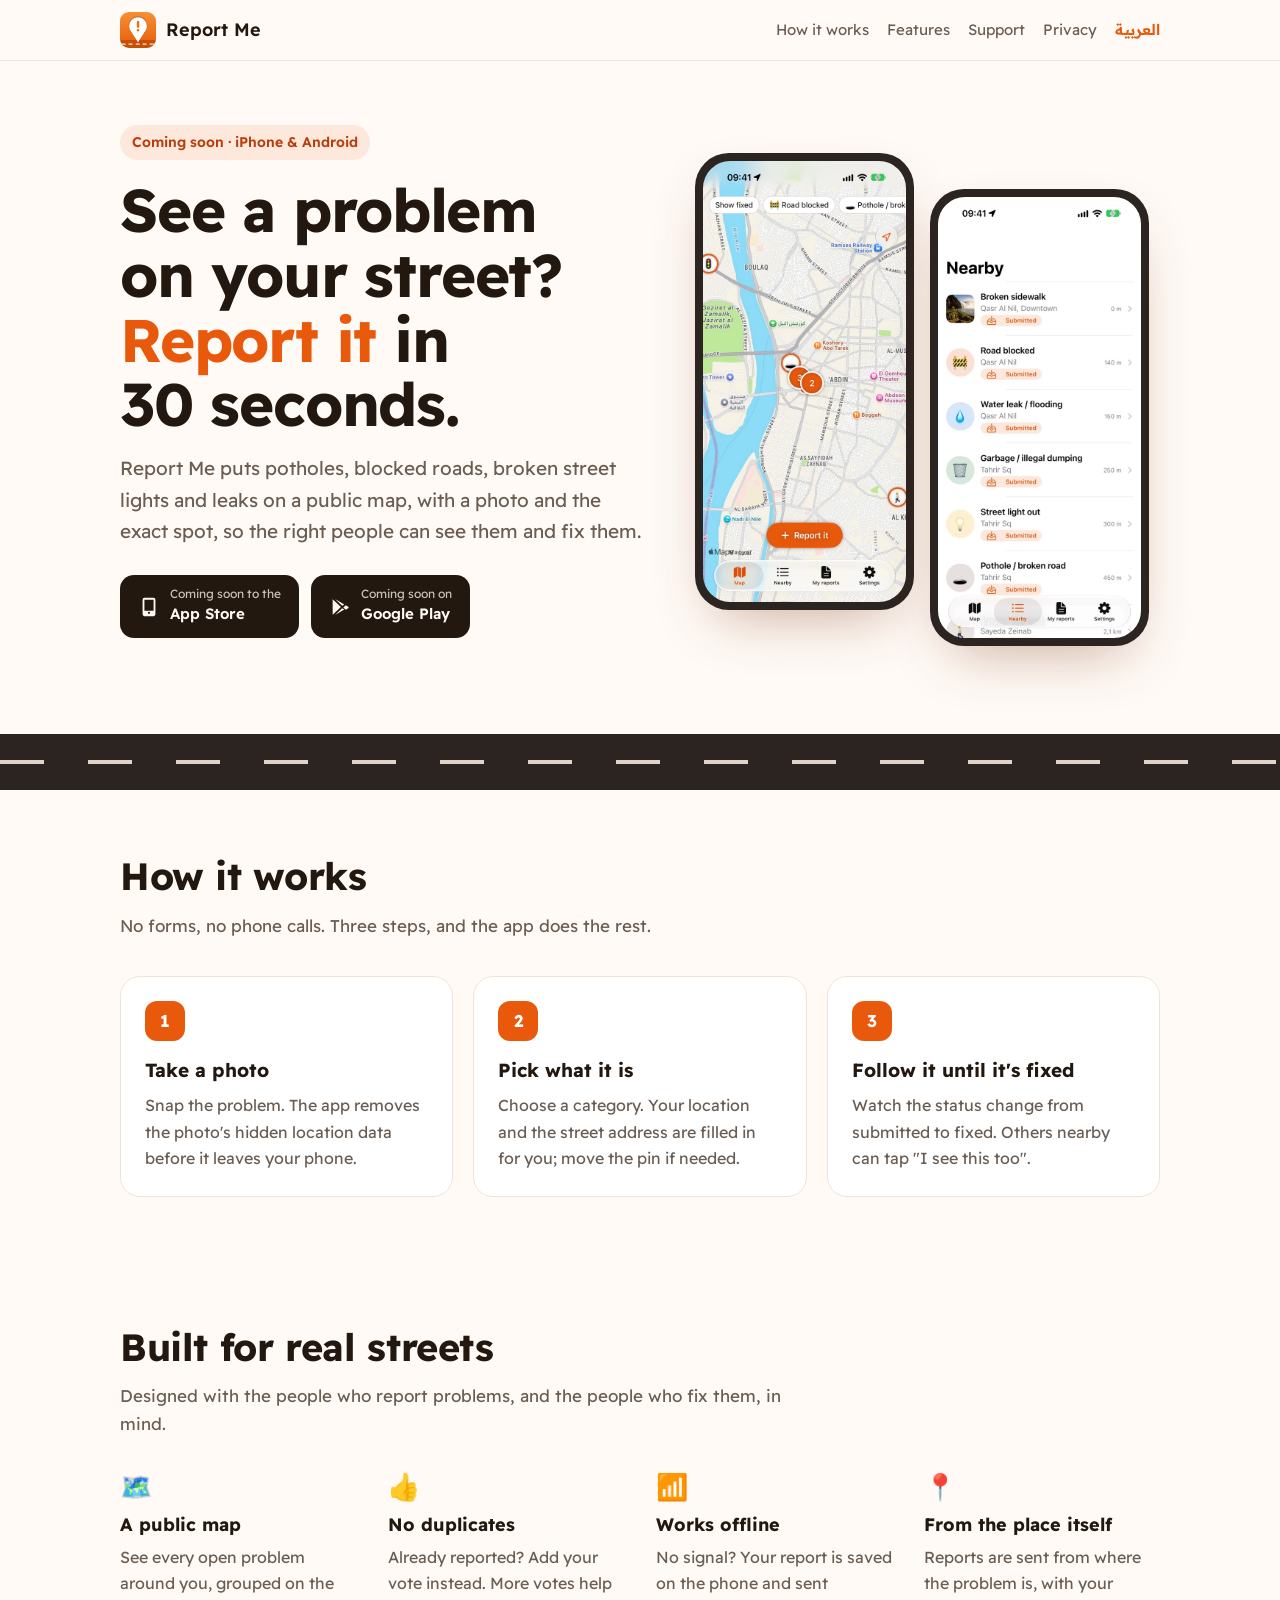
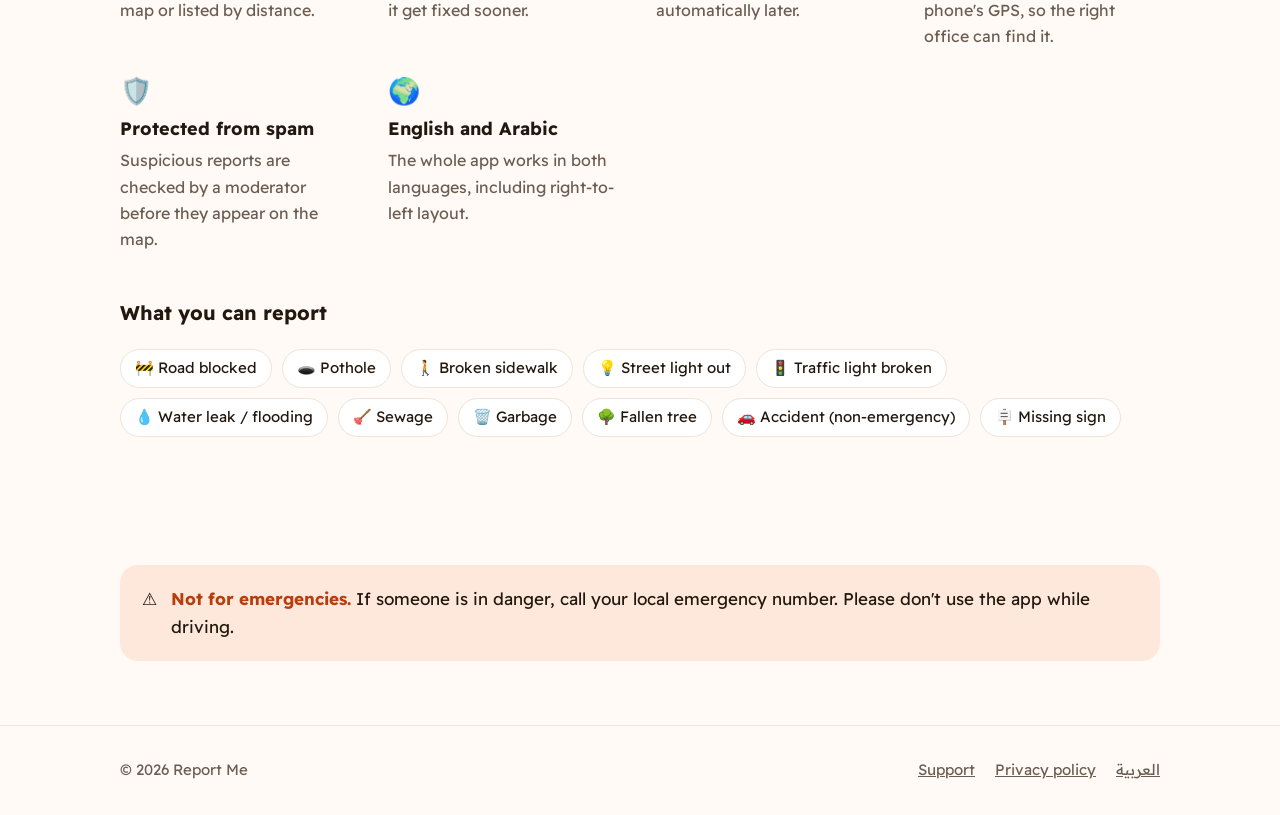
<file: index.html>
<!doctype html>
<html lang="en" dir="ltr">
<head>
<meta charset="utf-8">
<meta name="viewport" content="width=device-width, initial-scale=1, viewport-fit=cover">
<title>Report Me – report street problems in 30 seconds</title>
<meta name="description" content="Report Me puts potholes, blocked roads, broken street lights and leaks on a public map, with a photo and the exact spot, so they get fixed. English and Arabic.">
<meta property="og:title" content="Report Me">
<meta property="og:description" content="See a problem on your street? Report it in 30 seconds.">
<meta property="og:image" content="assets/icon.png">
<link rel="icon" href="assets/icon.png">
<link rel="alternate" hreflang="ar" href="ar.html">
<link rel="preconnect" href="https://fonts.googleapis.com">
<link rel="preconnect" href="https://fonts.gstatic.com" crossorigin>
<link rel="stylesheet" href="https://fonts.googleapis.com/css2?family=Readex+Pro:wght@400;500;600;700&display=swap">
<link rel="stylesheet" href="style.css">
</head>
<body>
<header class="top">
  <div class="wrap">
    <a class="brand" href="./"><img src="assets/icon.png" alt="">Report Me</a>
    <nav aria-label="Main">
      <a href="#how">How it works</a>
      <a href="#features">Features</a>
      <a href="support.html">Support</a>
      <a href="privacy.html">Privacy</a>
      <a class="lang" href="ar.html" lang="ar">العربية</a>
    </nav>
  </div>
</header>

<main>
  <div class="wrap hero">
    <div>
      <span class="eyebrow">Coming soon · iPhone &amp; Android</span>
      <h1>See a problem on your street? <em>Report it</em> in 30 seconds.</h1>
      <p class="lede">Report Me puts potholes, blocked roads, broken street lights and leaks on a public map, with a photo and the exact spot, so the right people can see them and fix them.</p>
      <div class="ctas">
        <span class="store" aria-label="Coming soon to the App Store">
          <svg viewBox="0 0 24 24" fill="currentColor" aria-hidden="true"><path d="M7 2h10a2 2 0 0 1 2 2v16a2 2 0 0 1-2 2H7a2 2 0 0 1-2-2V4a2 2 0 0 1 2-2zm5 17.5a1.2 1.2 0 1 0 0-2.4 1.2 1.2 0 0 0 0 2.4zM7 4v12h10V4H7z"/></svg>
          <span><small>Coming soon to the</small>App Store</span>
        </span>
        <span class="store" aria-label="Coming soon to Google Play">
          <svg viewBox="0 0 24 24" fill="currentColor" aria-hidden="true"><path d="M4 3.5v17l9-8.5-9-8.5zm10.4 7.2L6.6 3.4l10.1 5.8-2.3 1.5zm0 2.6 2.3 1.5-10.1 5.8 7.8-7.3zm3.9-3.2 2.6 1.5c.8.5.8 1.3 0 1.8l-2.6 1.5-2.6-2.4 2.6-2.4z"/></svg>
          <span><small>Coming soon on</small>Google Play</span>
        </span>
      </div>
    </div>
    <div class="phones" aria-hidden="true">
      <div class="phone"><img src="assets/shot-map.jpg" alt=""></div>
      <div class="phone"><img src="assets/shot-nearby.jpg" alt=""></div>
    </div>
  </div>

  <div class="road" role="presentation"></div>

  <section id="how">
    <div class="wrap">
      <h2>How it works</h2>
      <p class="section-lede">No forms, no phone calls. Three steps, and the app does the rest.</p>
      <ol class="steps">
        <li>
          <h3>Take a photo</h3>
          <p>Snap the problem. The app removes the photo's hidden location data before it leaves your phone.</p>
        </li>
        <li>
          <h3>Pick what it is</h3>
          <p>Choose a category. Your location and the street address are filled in for you; move the pin if needed.</p>
        </li>
        <li>
          <h3>Follow it until it's fixed</h3>
          <p>Watch the status change from submitted to fixed. Others nearby can tap "I see this too".</p>
        </li>
      </ol>
    </div>
  </section>

  <section id="features">
    <div class="wrap">
      <h2>Built for real streets</h2>
      <p class="section-lede">Designed with the people who report problems, and the people who fix them, in mind.</p>
      <div class="features">
        <div class="feature"><div class="ico" aria-hidden="true">🗺️</div><h3>A public map</h3><p>See every open problem around you, grouped on the map or listed by distance.</p></div>
        <div class="feature"><div class="ico" aria-hidden="true">👍</div><h3>No duplicates</h3><p>Already reported? Add your vote instead. More votes help it get fixed sooner.</p></div>
        <div class="feature"><div class="ico" aria-hidden="true">📶</div><h3>Works offline</h3><p>No signal? Your report is saved on the phone and sent automatically later.</p></div>
        <div class="feature"><div class="ico" aria-hidden="true">📍</div><h3>From the place itself</h3><p>Reports are sent from where the problem is, with your phone's GPS, so the right office can find it.</p></div>
        <div class="feature"><div class="ico" aria-hidden="true">🛡️</div><h3>Protected from spam</h3><p>Suspicious reports are checked by a moderator before they appear on the map.</p></div>
        <div class="feature"><div class="ico" aria-hidden="true">🌍</div><h3>English and Arabic</h3><p>The whole app works in both languages, including right-to-left layout.</p></div>
      </div>
      <h3 style="margin-top:44px">What you can report</h3>
      <div class="categories">
        <span>🚧 Road blocked</span><span>🕳️ Pothole</span><span>🚶 Broken sidewalk</span><span>💡 Street light out</span>
        <span>🚦 Traffic light broken</span><span>💧 Water leak / flooding</span><span>🪠 Sewage</span><span>🗑️ Garbage</span>
        <span>🌳 Fallen tree</span><span>🚗 Accident (non-emergency)</span><span>🪧 Missing sign</span>
      </div>
    </div>
  </section>

  <section>
    <div class="wrap">
      <div class="notice" role="note">
        <span aria-hidden="true">⚠️</span>
        <p style="margin:0"><strong>Not for emergencies.</strong> If someone is in danger, call your local emergency number. Please don't use the app while driving.</p>
      </div>
    </div>
  </section>
</main>

<footer>
  <div class="wrap">
    <span>© 2026 Report Me</span>
    <nav aria-label="Footer">
      <a href="support.html">Support</a>
      <a href="privacy.html">Privacy policy</a>
      <a href="ar.html" lang="ar">العربية</a>
    </nav>
  </div>
</footer>
</body>
</html>
</file>
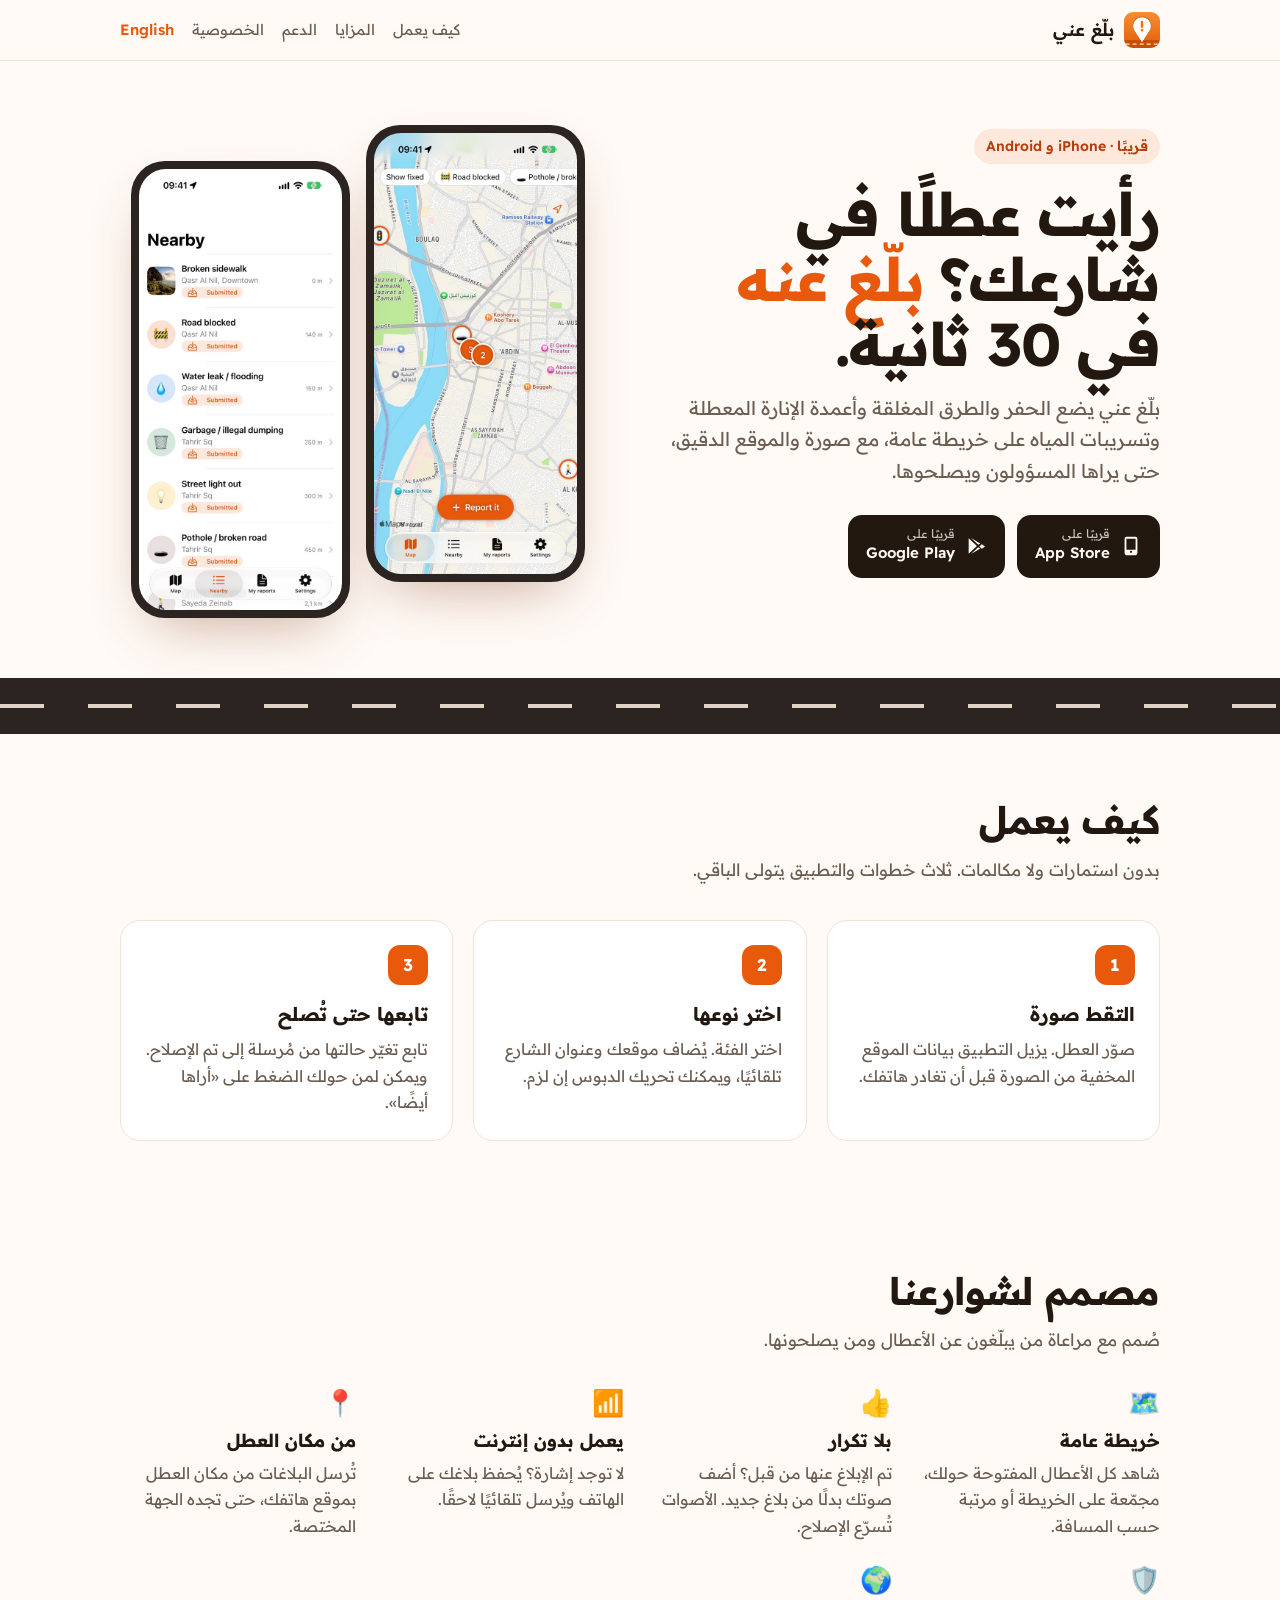
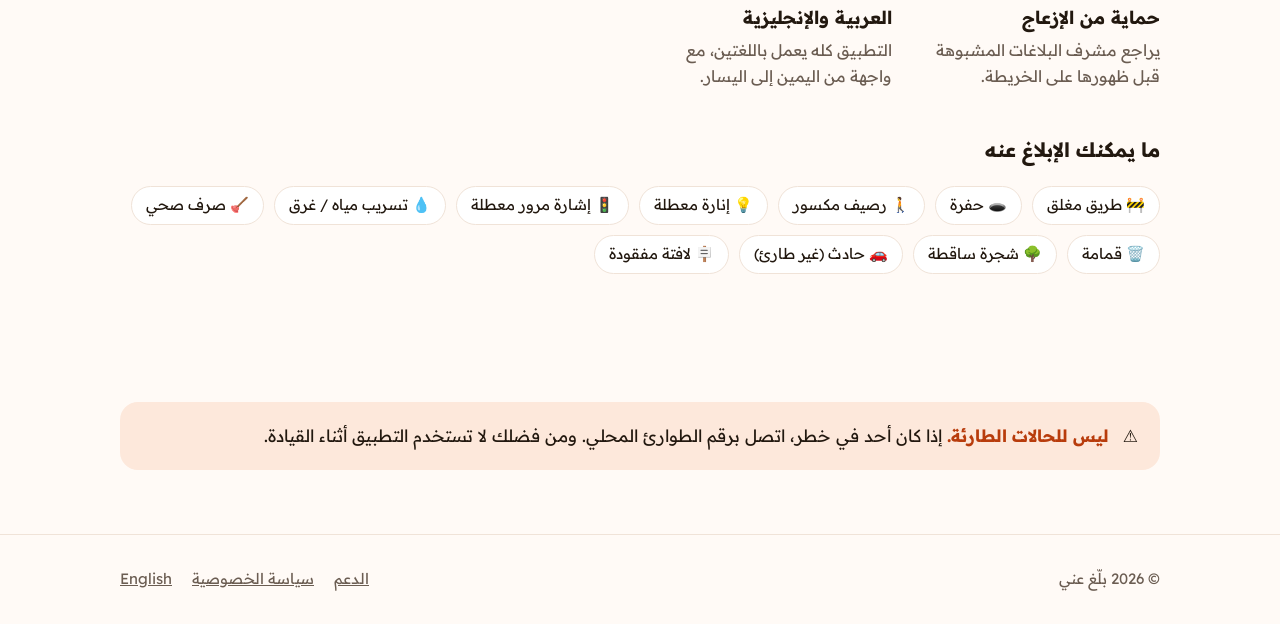
<file: ar.html>
<!doctype html>
<html lang="ar" dir="rtl">
<head>
<meta charset="utf-8">
<meta name="viewport" content="width=device-width, initial-scale=1, viewport-fit=cover">
<title>بلّغ عني – بلّغ عن أعطال الشارع في 30 ثانية</title>
<meta name="description" content="بلّغ عني يضع الحفر والطرق المغلقة وأعمدة الإنارة المعطلة وتسريبات المياه على خريطة عامة، مع صورة والموقع الدقيق، حتى يتم إصلاحها.">
<meta property="og:title" content="بلّغ عني">
<meta property="og:description" content="رأيت عطلًا في شارعك؟ بلّغ عنه في 30 ثانية.">
<meta property="og:image" content="assets/icon.png">
<link rel="icon" href="assets/icon.png">
<link rel="alternate" hreflang="en" href="./">
<link rel="preconnect" href="https://fonts.googleapis.com">
<link rel="preconnect" href="https://fonts.gstatic.com" crossorigin>
<link rel="stylesheet" href="https://fonts.googleapis.com/css2?family=Readex+Pro:wght@400;500;600;700&display=swap">
<link rel="stylesheet" href="style.css">
</head>
<body>
<header class="top">
  <div class="wrap">
    <a class="brand" href="ar.html"><img src="assets/icon.png" alt="">بلّغ عني</a>
    <nav aria-label="القائمة الرئيسية">
      <a href="#how">كيف يعمل</a>
      <a href="#features">المزايا</a>
      <a href="support.html#ar">الدعم</a>
      <a href="privacy.html#ar">الخصوصية</a>
      <a class="lang" href="./" lang="en">English</a>
    </nav>
  </div>
</header>

<main>
  <div class="wrap hero">
    <div>
      <span class="eyebrow">قريبًا · iPhone و Android</span>
      <h1>رأيت عطلًا في شارعك؟ <em>بلّغ عنه</em> في 30 ثانية.</h1>
      <p class="lede">بلّغ عني يضع الحفر والطرق المغلقة وأعمدة الإنارة المعطلة وتسريبات المياه على خريطة عامة، مع صورة والموقع الدقيق، حتى يراها المسؤولون ويصلحوها.</p>
      <div class="ctas">
        <span class="store" aria-label="قريبًا على App Store">
          <svg viewBox="0 0 24 24" fill="currentColor" aria-hidden="true"><path d="M7 2h10a2 2 0 0 1 2 2v16a2 2 0 0 1-2 2H7a2 2 0 0 1-2-2V4a2 2 0 0 1 2-2zm5 17.5a1.2 1.2 0 1 0 0-2.4 1.2 1.2 0 0 0 0 2.4zM7 4v12h10V4H7z"/></svg>
          <span><small>قريبًا على</small>App Store</span>
        </span>
        <span class="store" aria-label="قريبًا على Google Play">
          <svg viewBox="0 0 24 24" fill="currentColor" aria-hidden="true"><path d="M4 3.5v17l9-8.5-9-8.5zm10.4 7.2L6.6 3.4l10.1 5.8-2.3 1.5zm0 2.6 2.3 1.5-10.1 5.8 7.8-7.3zm3.9-3.2 2.6 1.5c.8.5.8 1.3 0 1.8l-2.6 1.5-2.6-2.4 2.6-2.4z"/></svg>
          <span><small>قريبًا على</small>Google Play</span>
        </span>
      </div>
    </div>
    <div class="phones" aria-hidden="true">
      <div class="phone"><img src="assets/shot-map.jpg" alt=""></div>
      <div class="phone"><img src="assets/shot-nearby.jpg" alt=""></div>
    </div>
  </div>

  <div class="road" role="presentation"></div>

  <section id="how">
    <div class="wrap">
      <h2>كيف يعمل</h2>
      <p class="section-lede">بدون استمارات ولا مكالمات. ثلاث خطوات والتطبيق يتولى الباقي.</p>
      <ol class="steps">
        <li>
          <h3>التقط صورة</h3>
          <p>صوّر العطل. يزيل التطبيق بيانات الموقع المخفية من الصورة قبل أن تغادر هاتفك.</p>
        </li>
        <li>
          <h3>اختر نوعها</h3>
          <p>اختر الفئة. يُضاف موقعك وعنوان الشارع تلقائيًا، ويمكنك تحريك الدبوس إن لزم.</p>
        </li>
        <li>
          <h3>تابعها حتى تُصلح</h3>
          <p>تابع تغيّر حالتها من مُرسلة إلى تم الإصلاح. ويمكن لمن حولك الضغط على «أراها أيضًا».</p>
        </li>
      </ol>
    </div>
  </section>

  <section id="features">
    <div class="wrap">
      <h2>مصمم لشوارعنا</h2>
      <p class="section-lede">صُمم مع مراعاة من يبلّغون عن الأعطال ومن يصلحونها.</p>
      <div class="features">
        <div class="feature"><div class="ico" aria-hidden="true">🗺️</div><h3>خريطة عامة</h3><p>شاهد كل الأعطال المفتوحة حولك، مجمّعة على الخريطة أو مرتبة حسب المسافة.</p></div>
        <div class="feature"><div class="ico" aria-hidden="true">👍</div><h3>بلا تكرار</h3><p>تم الإبلاغ عنها من قبل؟ أضف صوتك بدلًا من بلاغ جديد. الأصوات تُسرّع الإصلاح.</p></div>
        <div class="feature"><div class="ico" aria-hidden="true">📶</div><h3>يعمل بدون إنترنت</h3><p>لا توجد إشارة؟ يُحفظ بلاغك على الهاتف ويُرسل تلقائيًا لاحقًا.</p></div>
        <div class="feature"><div class="ico" aria-hidden="true">📍</div><h3>من مكان العطل</h3><p>تُرسل البلاغات من مكان العطل بموقع هاتفك، حتى تجده الجهة المختصة.</p></div>
        <div class="feature"><div class="ico" aria-hidden="true">🛡️</div><h3>حماية من الإزعاج</h3><p>يراجع مشرف البلاغات المشبوهة قبل ظهورها على الخريطة.</p></div>
        <div class="feature"><div class="ico" aria-hidden="true">🌍</div><h3>العربية والإنجليزية</h3><p>التطبيق كله يعمل باللغتين، مع واجهة من اليمين إلى اليسار.</p></div>
      </div>
      <h3 style="margin-top:44px">ما يمكنك الإبلاغ عنه</h3>
      <div class="categories">
        <span>🚧 طريق مغلق</span><span>🕳️ حفرة</span><span>🚶 رصيف مكسور</span><span>💡 إنارة معطلة</span>
        <span>🚦 إشارة مرور معطلة</span><span>💧 تسريب مياه / غرق</span><span>🪠 صرف صحي</span><span>🗑️ قمامة</span>
        <span>🌳 شجرة ساقطة</span><span>🚗 حادث (غير طارئ)</span><span>🪧 لافتة مفقودة</span>
      </div>
    </div>
  </section>

  <section>
    <div class="wrap">
      <div class="notice" role="note">
        <span aria-hidden="true">⚠️</span>
        <p style="margin:0"><strong>ليس للحالات الطارئة.</strong> إذا كان أحد في خطر، اتصل برقم الطوارئ المحلي. ومن فضلك لا تستخدم التطبيق أثناء القيادة.</p>
      </div>
    </div>
  </section>
</main>

<footer>
  <div class="wrap">
    <span>© 2026 بلّغ عني</span>
    <nav aria-label="روابط">
      <a href="support.html#ar">الدعم</a>
      <a href="privacy.html#ar">سياسة الخصوصية</a>
      <a href="./" lang="en">English</a>
    </nav>
  </div>
</footer>
</body>
</html>
</file>
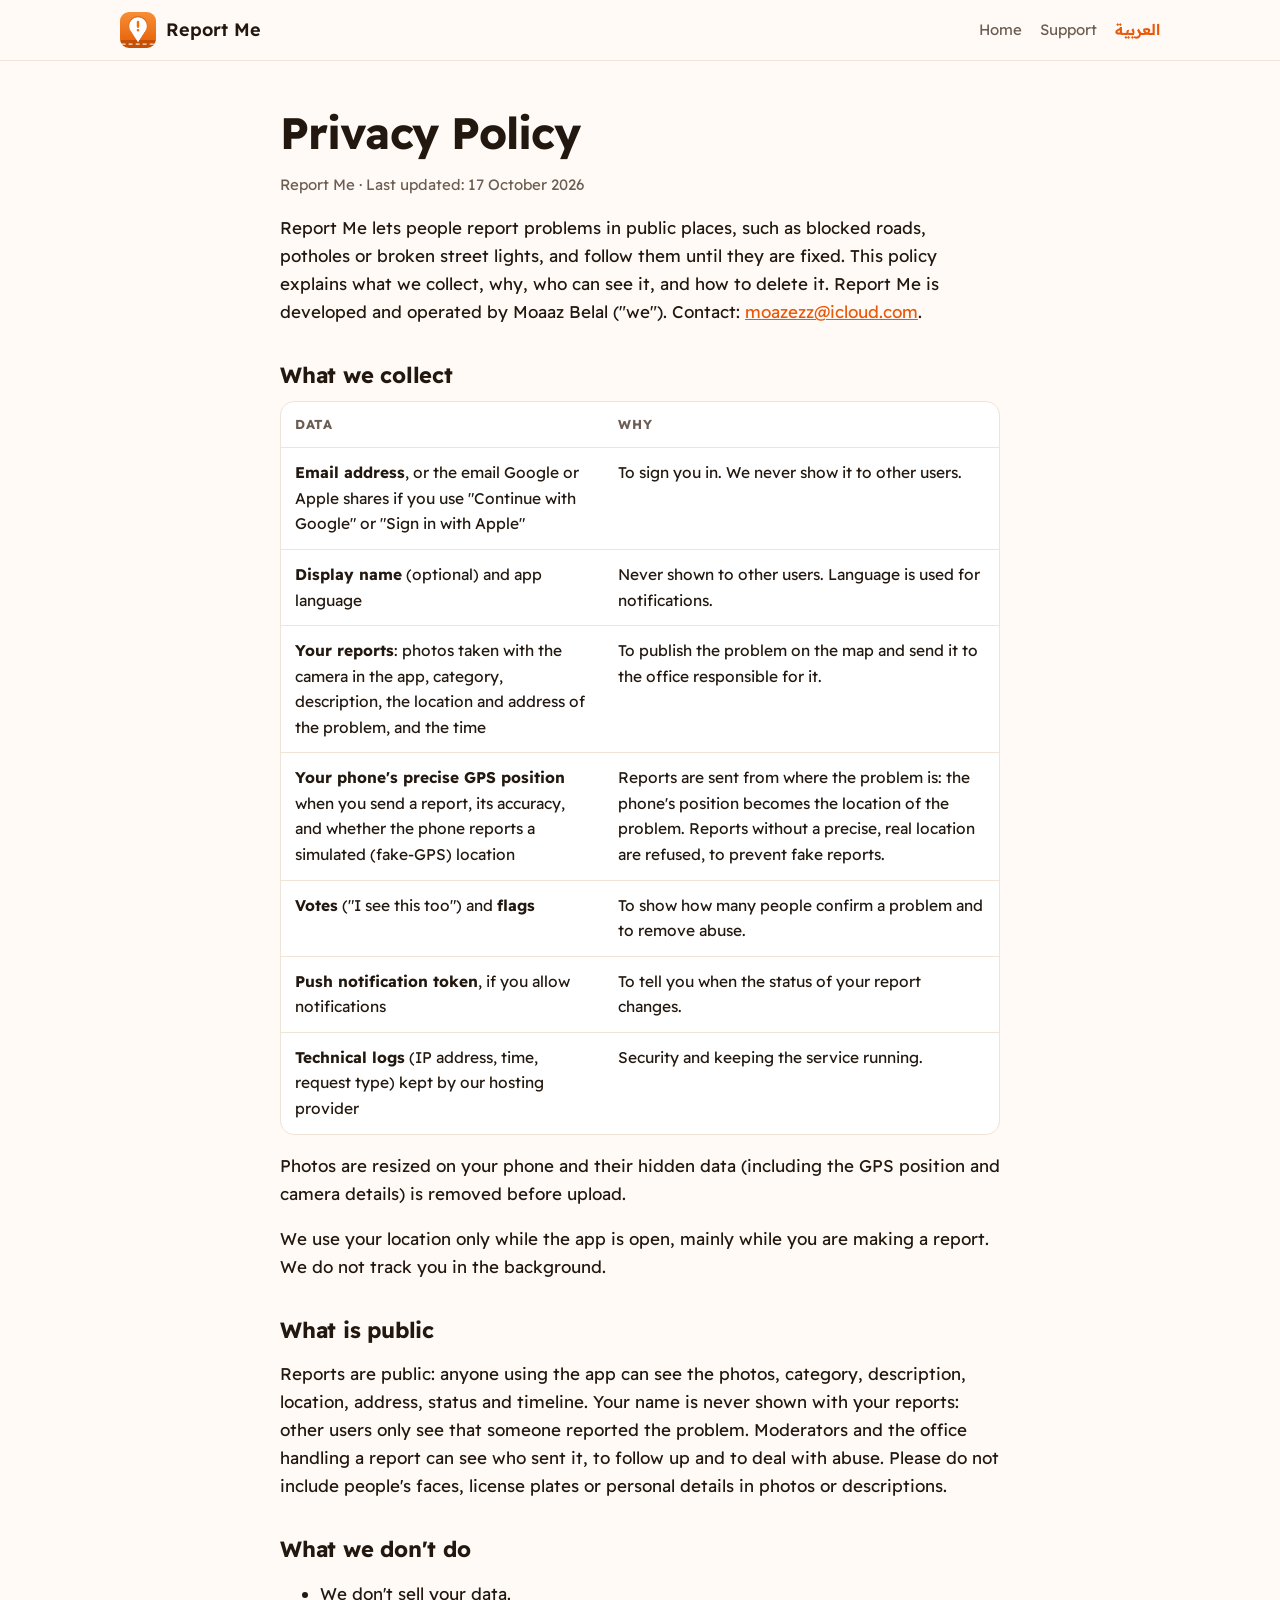
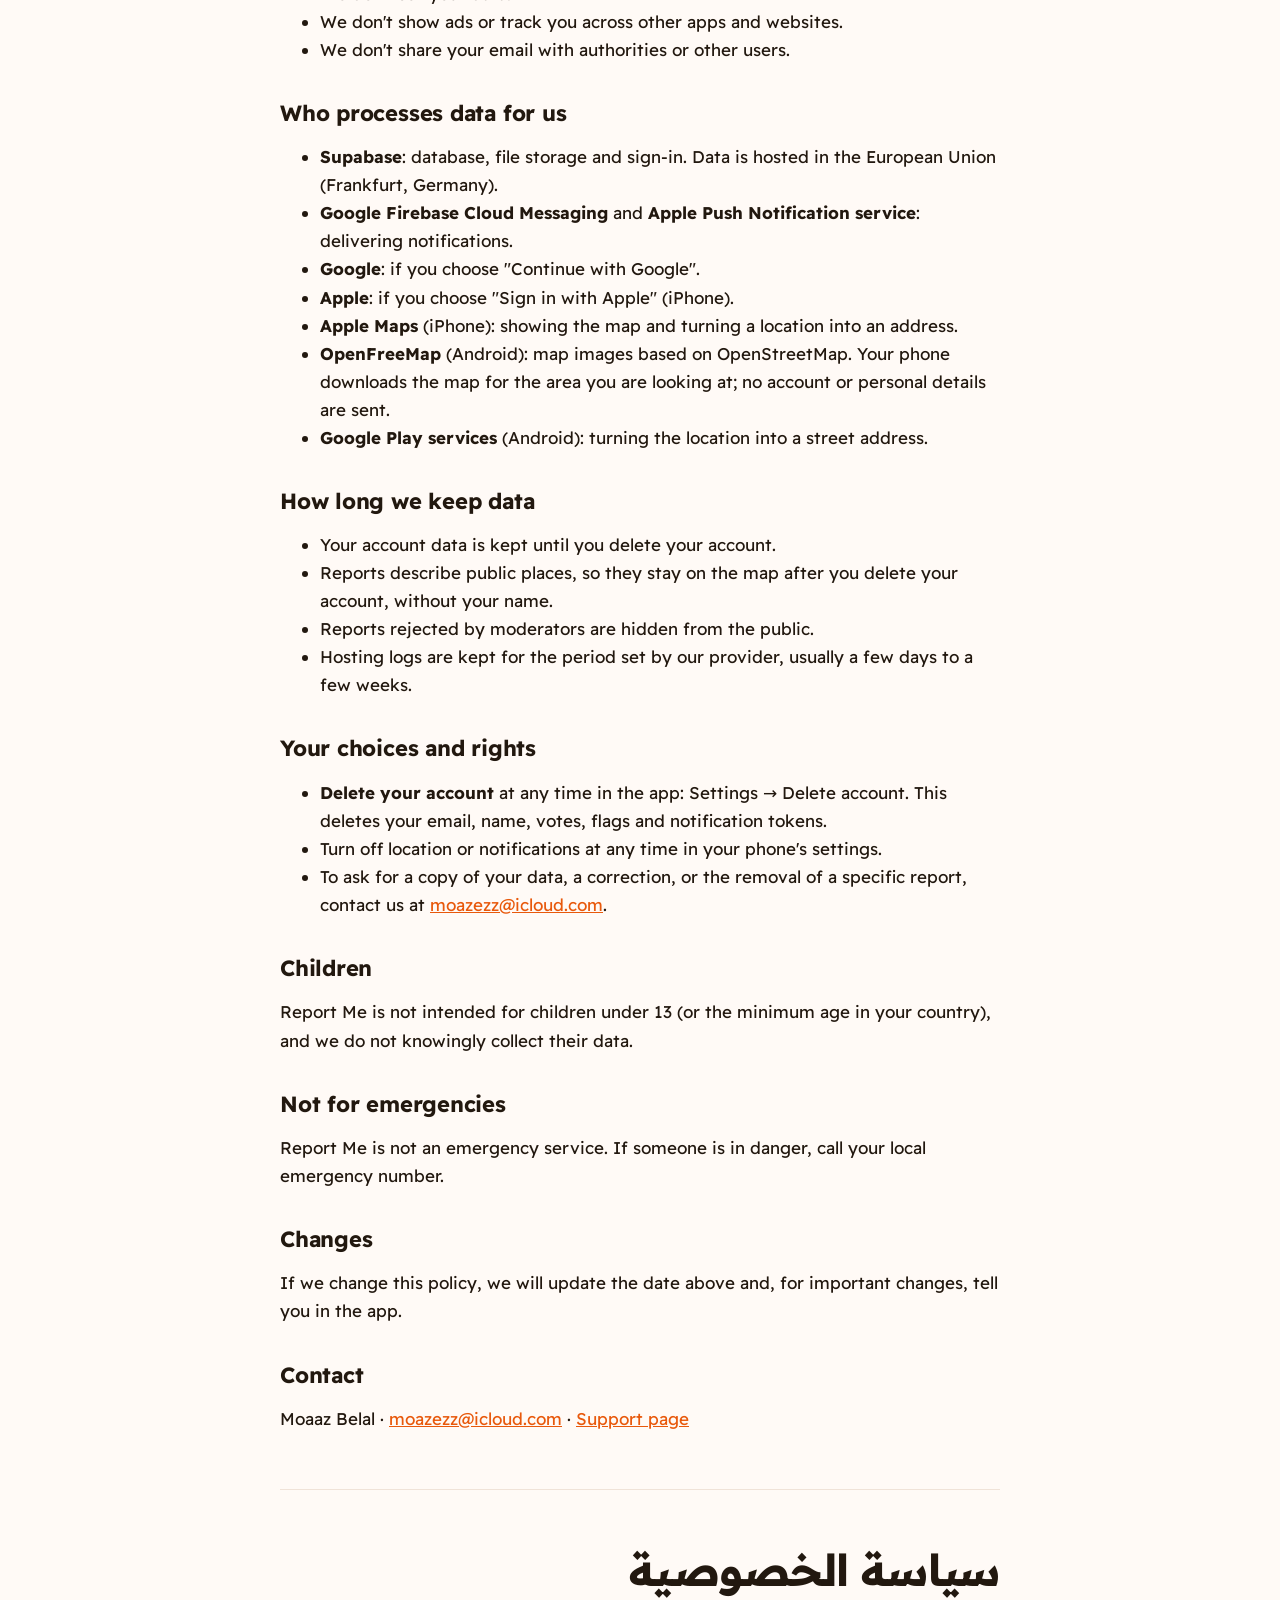
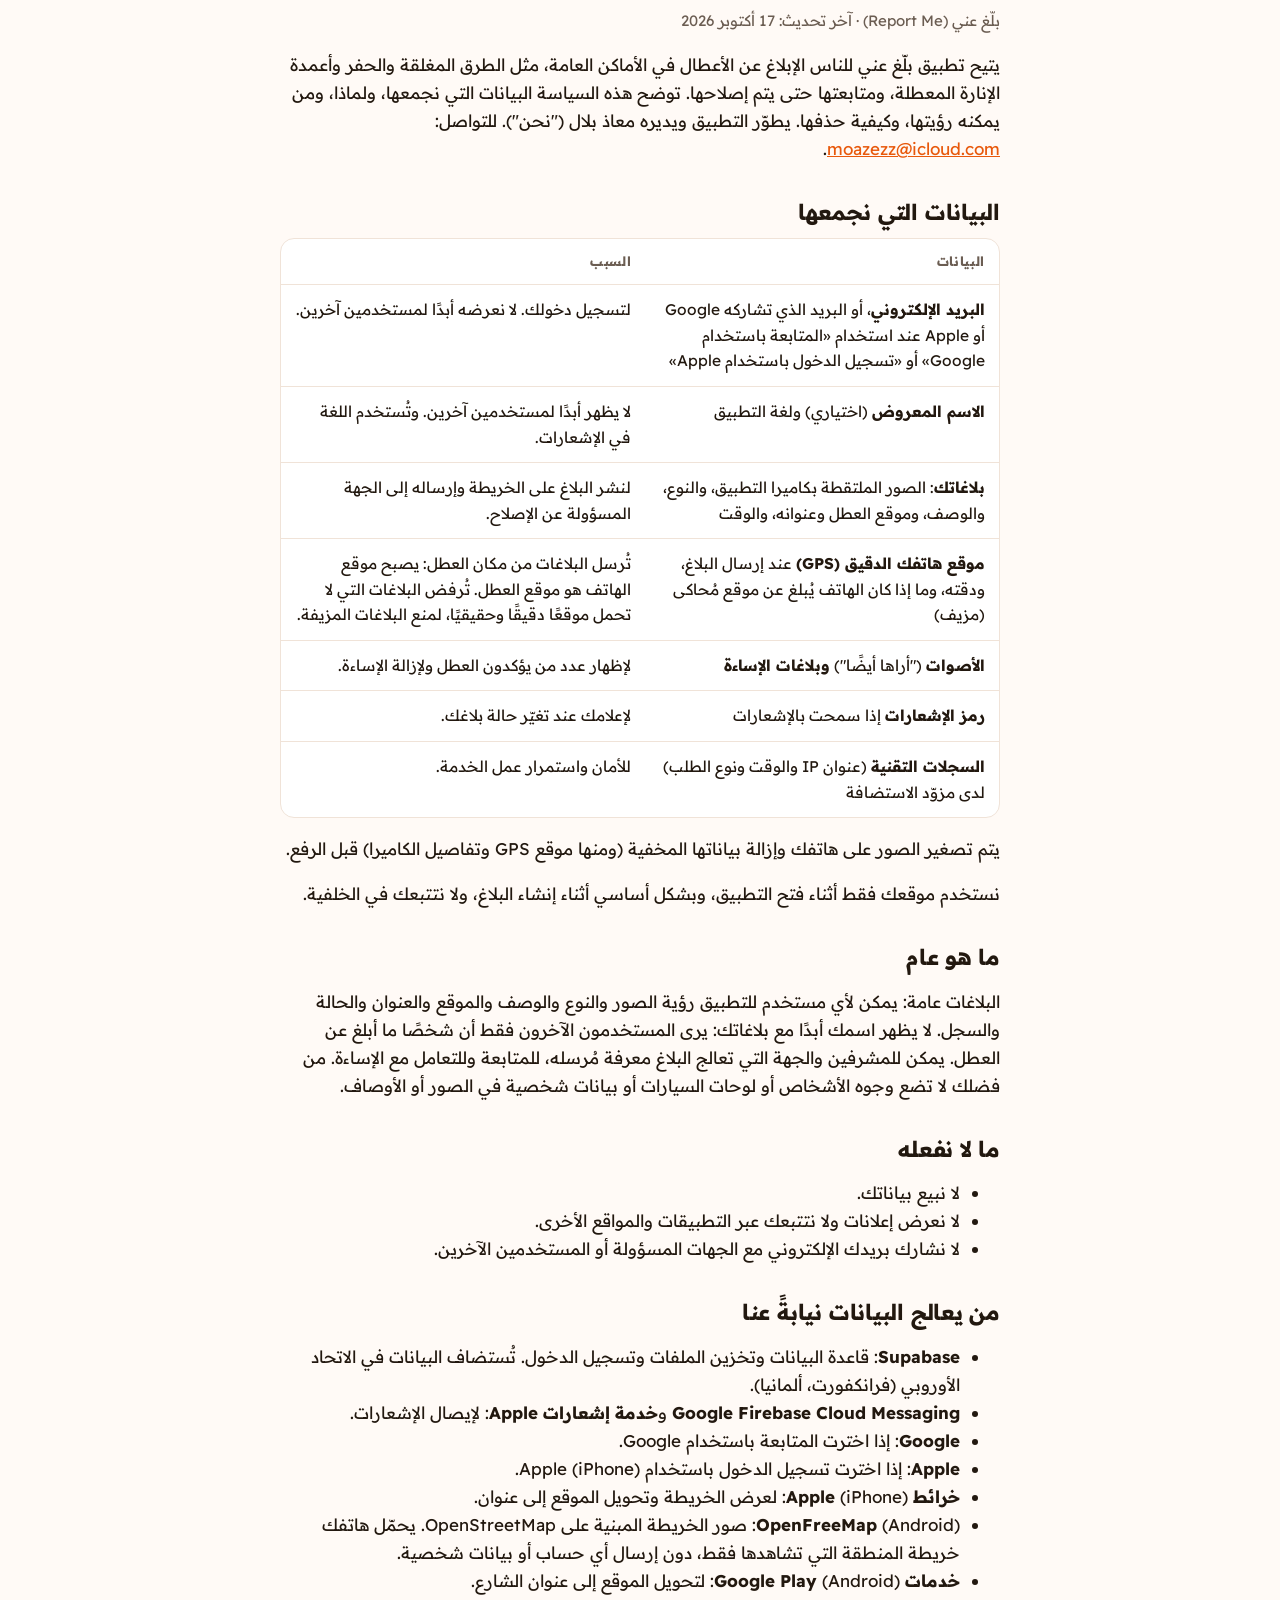
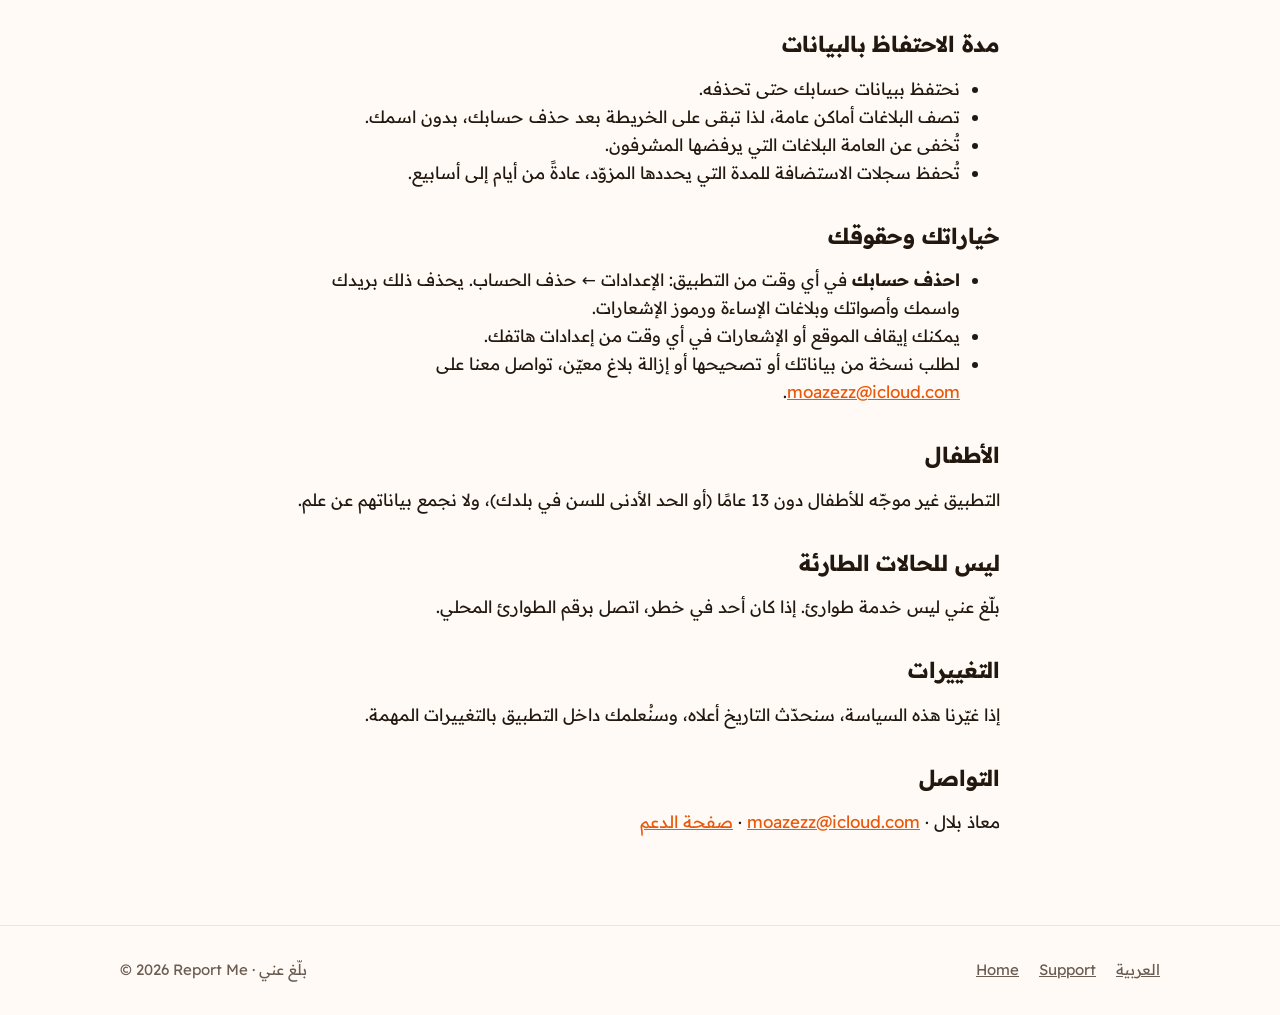
<file: privacy.html>
<!doctype html>
<html lang="en" dir="ltr">
<head>
<meta charset="utf-8">
<meta name="viewport" content="width=device-width, initial-scale=1, viewport-fit=cover">
<title>Report Me Privacy Policy</title>
<meta name="description" content="What Report Me (بلّغ عني) collects, why, who can see it, and how to delete it.">
<link rel="icon" href="assets/icon.png">
<link rel="preconnect" href="https://fonts.googleapis.com">
<link rel="preconnect" href="https://fonts.gstatic.com" crossorigin>
<link rel="stylesheet" href="https://fonts.googleapis.com/css2?family=Readex+Pro:wght@400;500;600;700&display=swap">
<link rel="stylesheet" href="style.css">
</head>
<body>
<header class="top">
  <div class="wrap">
    <a class="brand" href="./"><img src="assets/icon.png" alt="">Report Me</a>
    <nav aria-label="Main">
      <a href="./">Home</a>
      <a href="support.html">Support</a>
      <a class="lang" href="#ar" lang="ar">العربية</a>
    </nav>
  </div>
</header>
<main class="wrap page">
<section id="en" lang="en" style="padding:0">
<h1>Privacy Policy</h1>
<p class="muted">Report Me · Last updated: 17 October 2026</p>

<p>Report Me lets people report problems in public places, such as blocked roads, potholes or broken street lights, and follow them until they are fixed. This policy explains what we collect, why, who can see it, and how to delete it. Report Me is developed and operated by Moaaz Belal ("we"). Contact: <a href="mailto:moazezz@icloud.com">moazezz@icloud.com</a>.</p>

<h2>What we collect</h2>
<div class="tbl"><table>
<tr><th>Data</th><th>Why</th></tr>
<tr><td><strong>Email address</strong>, or the email Google or Apple shares if you use "Continue with Google" or "Sign in with Apple"</td><td>To sign you in. We never show it to other users.</td></tr>
<tr><td><strong>Display name</strong> (optional) and app language</td><td>Never shown to other users. Language is used for notifications.</td></tr>
<tr><td><strong>Your reports</strong>: photos taken with the camera in the app, category, description, the location and address of the problem, and the time</td><td>To publish the problem on the map and send it to the office responsible for it.</td></tr>
<tr><td><strong>Your phone's precise GPS position</strong> when you send a report, its accuracy, and whether the phone reports a simulated (fake-GPS) location</td><td>Reports are sent from where the problem is: the phone's position becomes the location of the problem. Reports without a precise, real location are refused, to prevent fake reports.</td></tr>
<tr><td><strong>Votes</strong> ("I see this too") and <strong>flags</strong></td><td>To show how many people confirm a problem and to remove abuse.</td></tr>
<tr><td><strong>Push notification token</strong>, if you allow notifications</td><td>To tell you when the status of your report changes.</td></tr>
<tr><td><strong>Technical logs</strong> (IP address, time, request type) kept by our hosting provider</td><td>Security and keeping the service running.</td></tr>
</table></div>

<p>Photos are resized on your phone and their hidden data (including the GPS position and camera details) is removed before upload.</p>
<p>We use your location only while the app is open, mainly while you are making a report. We do not track you in the background.</p>

<h2>What is public</h2>
<p>Reports are public: anyone using the app can see the photos, category, description, location, address, status and timeline. Your name is never shown with your reports: other users only see that someone reported the problem. Moderators and the office handling a report can see who sent it, to follow up and to deal with abuse. Please do not include people's faces, license plates or personal details in photos or descriptions.</p>

<h2>What we don't do</h2>
<ul>
  <li>We don't sell your data.</li>
  <li>We don't show ads or track you across other apps and websites.</li>
  <li>We don't share your email with authorities or other users.</li>
</ul>

<h2>Who processes data for us</h2>
<ul>
  <li><strong>Supabase</strong>: database, file storage and sign-in. Data is hosted in the European Union (Frankfurt, Germany).</li>
  <li><strong>Google Firebase Cloud Messaging</strong> and <strong>Apple Push Notification service</strong>: delivering notifications.</li>
  <li><strong>Google</strong>: if you choose "Continue with Google".</li>
  <li><strong>Apple</strong>: if you choose "Sign in with Apple" (iPhone).</li>
  <li><strong>Apple Maps</strong> (iPhone): showing the map and turning a location into an address.</li>
  <li><strong>OpenFreeMap</strong> (Android): map images based on OpenStreetMap. Your phone downloads the map for the area you are looking at; no account or personal details are sent.</li>
  <li><strong>Google Play services</strong> (Android): turning the location into a street address.</li>
</ul>

<h2>How long we keep data</h2>
<ul>
  <li>Your account data is kept until you delete your account.</li>
  <li>Reports describe public places, so they stay on the map after you delete your account, without your name.</li>
  <li>Reports rejected by moderators are hidden from the public.</li>
  <li>Hosting logs are kept for the period set by our provider, usually a few days to a few weeks.</li>
</ul>

<h2>Your choices and rights</h2>
<ul>
  <li><strong>Delete your account</strong> at any time in the app: Settings → Delete account. This deletes your email, name, votes, flags and notification tokens.</li>
  <li>Turn off location or notifications at any time in your phone's settings.</li>
  <li>To ask for a copy of your data, a correction, or the removal of a specific report, contact us at <a href="mailto:moazezz@icloud.com">moazezz@icloud.com</a>.</li>
</ul>

<h2>Children</h2>
<p>Report Me is not intended for children under 13 (or the minimum age in your country), and we do not knowingly collect their data.</p>

<h2>Not for emergencies</h2>
<p>Report Me is not an emergency service. If someone is in danger, call your local emergency number.</p>

<h2>Changes</h2>
<p>If we change this policy, we will update the date above and, for important changes, tell you in the app.</p>

<h2>Contact</h2>
<p>Moaaz Belal · <a href="mailto:moazezz@icloud.com">moazezz@icloud.com</a> · <a href="support.html">Support page</a></p>
</section>
<hr>
<section id="ar" lang="ar" dir="rtl" style="padding:0">
<h1>سياسة الخصوصية</h1>
<p class="muted">بلّغ عني (Report Me) · آخر تحديث: 17 أكتوبر 2026</p>

<p>يتيح تطبيق بلّغ عني للناس الإبلاغ عن الأعطال في الأماكن العامة، مثل الطرق المغلقة والحفر وأعمدة الإنارة المعطلة، ومتابعتها حتى يتم إصلاحها. توضح هذه السياسة البيانات التي نجمعها، ولماذا، ومن يمكنه رؤيتها، وكيفية حذفها. يطوّر التطبيق ويديره معاذ بلال ("نحن"). للتواصل: <a href="mailto:moazezz@icloud.com" dir="ltr">moazezz@icloud.com</a>.</p>

<h2>البيانات التي نجمعها</h2>
<div class="tbl"><table>
<tr><th>البيانات</th><th>السبب</th></tr>
<tr><td><strong>البريد الإلكتروني</strong>، أو البريد الذي تشاركه Google أو Apple عند استخدام «المتابعة باستخدام Google» أو «تسجيل الدخول باستخدام Apple»</td><td>لتسجيل دخولك. لا نعرضه أبدًا لمستخدمين آخرين.</td></tr>
<tr><td><strong>الاسم المعروض</strong> (اختياري) ولغة التطبيق</td><td>لا يظهر أبدًا لمستخدمين آخرين. وتُستخدم اللغة في الإشعارات.</td></tr>
<tr><td><strong>بلاغاتك</strong>: الصور الملتقطة بكاميرا التطبيق، والنوع، والوصف، وموقع العطل وعنوانه، والوقت</td><td>لنشر البلاغ على الخريطة وإرساله إلى الجهة المسؤولة عن الإصلاح.</td></tr>
<tr><td><strong>موقع هاتفك الدقيق (GPS)</strong> عند إرسال البلاغ، ودقته، وما إذا كان الهاتف يُبلغ عن موقع مُحاكى (مزيف)</td><td>تُرسل البلاغات من مكان العطل: يصبح موقع الهاتف هو موقع العطل. تُرفض البلاغات التي لا تحمل موقعًا دقيقًا وحقيقيًا، لمنع البلاغات المزيفة.</td></tr>
<tr><td><strong>الأصوات</strong> ("أراها أيضًا") <strong>وبلاغات الإساءة</strong></td><td>لإظهار عدد من يؤكدون العطل ولإزالة الإساءة.</td></tr>
<tr><td><strong>رمز الإشعارات</strong> إذا سمحت بالإشعارات</td><td>لإعلامك عند تغيّر حالة بلاغك.</td></tr>
<tr><td><strong>السجلات التقنية</strong> (عنوان IP والوقت ونوع الطلب) لدى مزوّد الاستضافة</td><td>للأمان واستمرار عمل الخدمة.</td></tr>
</table></div>

<p>يتم تصغير الصور على هاتفك وإزالة بياناتها المخفية (ومنها موقع GPS وتفاصيل الكاميرا) قبل الرفع.</p>
<p>نستخدم موقعك فقط أثناء فتح التطبيق، وبشكل أساسي أثناء إنشاء البلاغ، ولا نتتبعك في الخلفية.</p>

<h2>ما هو عام</h2>
<p>البلاغات عامة: يمكن لأي مستخدم للتطبيق رؤية الصور والنوع والوصف والموقع والعنوان والحالة والسجل. لا يظهر اسمك أبدًا مع بلاغاتك: يرى المستخدمون الآخرون فقط أن شخصًا ما أبلغ عن العطل. يمكن للمشرفين والجهة التي تعالج البلاغ معرفة مُرسله، للمتابعة وللتعامل مع الإساءة. من فضلك لا تضع وجوه الأشخاص أو لوحات السيارات أو بيانات شخصية في الصور أو الأوصاف.</p>

<h2>ما لا نفعله</h2>
<ul>
  <li>لا نبيع بياناتك.</li>
  <li>لا نعرض إعلانات ولا نتتبعك عبر التطبيقات والمواقع الأخرى.</li>
  <li>لا نشارك بريدك الإلكتروني مع الجهات المسؤولة أو المستخدمين الآخرين.</li>
</ul>

<h2>من يعالج البيانات نيابةً عنا</h2>
<ul>
  <li><strong>Supabase</strong>: قاعدة البيانات وتخزين الملفات وتسجيل الدخول. تُستضاف البيانات في الاتحاد الأوروبي (فرانكفورت، ألمانيا).</li>
  <li><strong>Google Firebase Cloud Messaging</strong> و<strong>خدمة إشعارات Apple</strong>: لإيصال الإشعارات.</li>
  <li><strong>Google</strong>: إذا اخترت المتابعة باستخدام Google.</li>
  <li><strong>Apple</strong>: إذا اخترت تسجيل الدخول باستخدام Apple (iPhone).</li>
  <li><strong>خرائط Apple</strong> (iPhone): لعرض الخريطة وتحويل الموقع إلى عنوان.</li>
  <li><strong>OpenFreeMap</strong> (Android): صور الخريطة المبنية على OpenStreetMap. يحمّل هاتفك خريطة المنطقة التي تشاهدها فقط، دون إرسال أي حساب أو بيانات شخصية.</li>
  <li><strong>خدمات Google Play</strong> (Android): لتحويل الموقع إلى عنوان الشارع.</li>
</ul>

<h2>مدة الاحتفاظ بالبيانات</h2>
<ul>
  <li>نحتفظ ببيانات حسابك حتى تحذفه.</li>
  <li>تصف البلاغات أماكن عامة، لذا تبقى على الخريطة بعد حذف حسابك، بدون اسمك.</li>
  <li>تُخفى عن العامة البلاغات التي يرفضها المشرفون.</li>
  <li>تُحفظ سجلات الاستضافة للمدة التي يحددها المزوّد، عادةً من أيام إلى أسابيع.</li>
</ul>

<h2>خياراتك وحقوقك</h2>
<ul>
  <li><strong>احذف حسابك</strong> في أي وقت من التطبيق: الإعدادات ← حذف الحساب. يحذف ذلك بريدك واسمك وأصواتك وبلاغات الإساءة ورموز الإشعارات.</li>
  <li>يمكنك إيقاف الموقع أو الإشعارات في أي وقت من إعدادات هاتفك.</li>
  <li>لطلب نسخة من بياناتك أو تصحيحها أو إزالة بلاغ معيّن، تواصل معنا على <a href="mailto:moazezz@icloud.com">moazezz@icloud.com</a>.</li>
</ul>

<h2>الأطفال</h2>
<p>التطبيق غير موجّه للأطفال دون 13 عامًا (أو الحد الأدنى للسن في بلدك)، ولا نجمع بياناتهم عن علم.</p>

<h2>ليس للحالات الطارئة</h2>
<p>بلّغ عني ليس خدمة طوارئ. إذا كان أحد في خطر، اتصل برقم الطوارئ المحلي.</p>

<h2>التغييرات</h2>
<p>إذا غيّرنا هذه السياسة، سنحدّث التاريخ أعلاه، وسنُعلمك داخل التطبيق بالتغييرات المهمة.</p>

<h2>التواصل</h2>
<p>معاذ بلال · <a href="mailto:moazezz@icloud.com" dir="ltr">moazezz@icloud.com</a> · <a href="support.html#ar">صفحة الدعم</a></p>
</section>
</main>
<footer>
  <div class="wrap">
    <span>© 2026 Report Me · بلّغ عني</span>
    <nav aria-label="Footer"><a href="./">Home</a><a href="support.html">Support</a><a href="ar.html" lang="ar">العربية</a></nav>
  </div>
</footer>
</body>
</html>
</file>
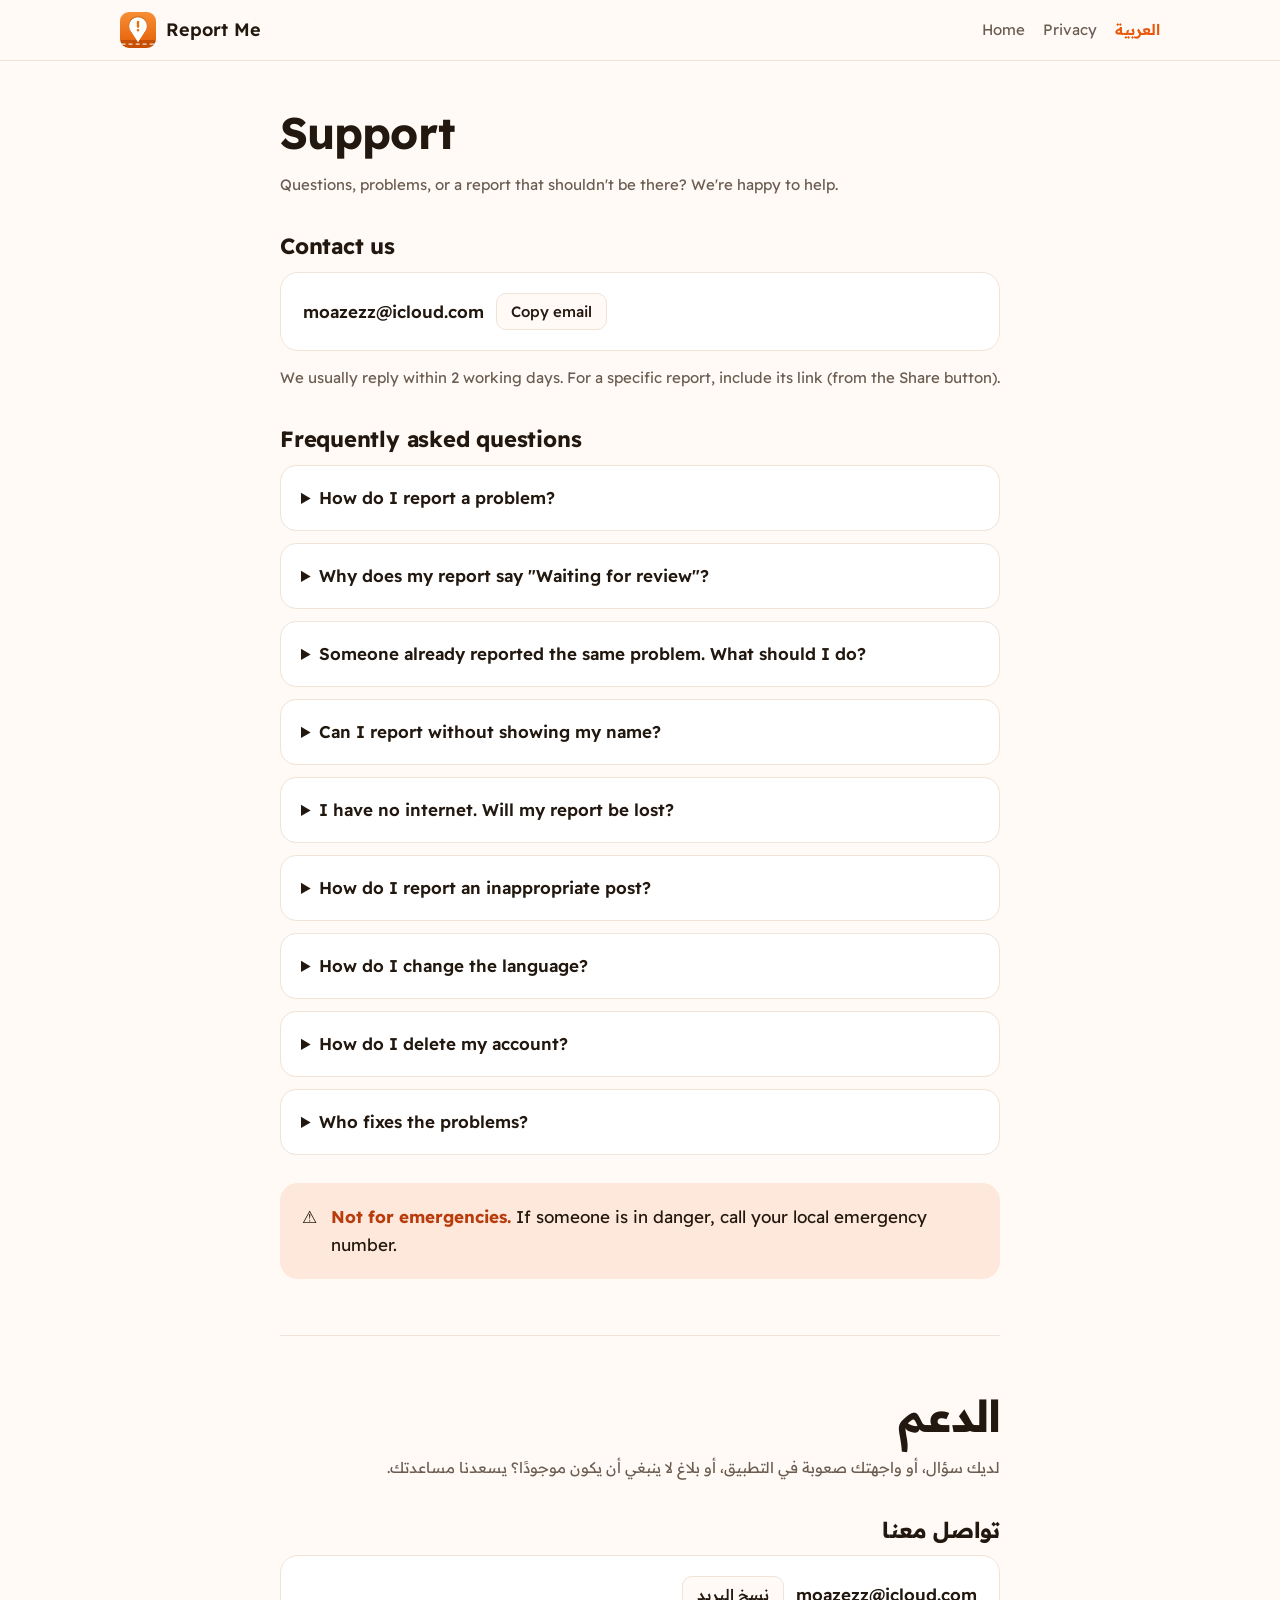
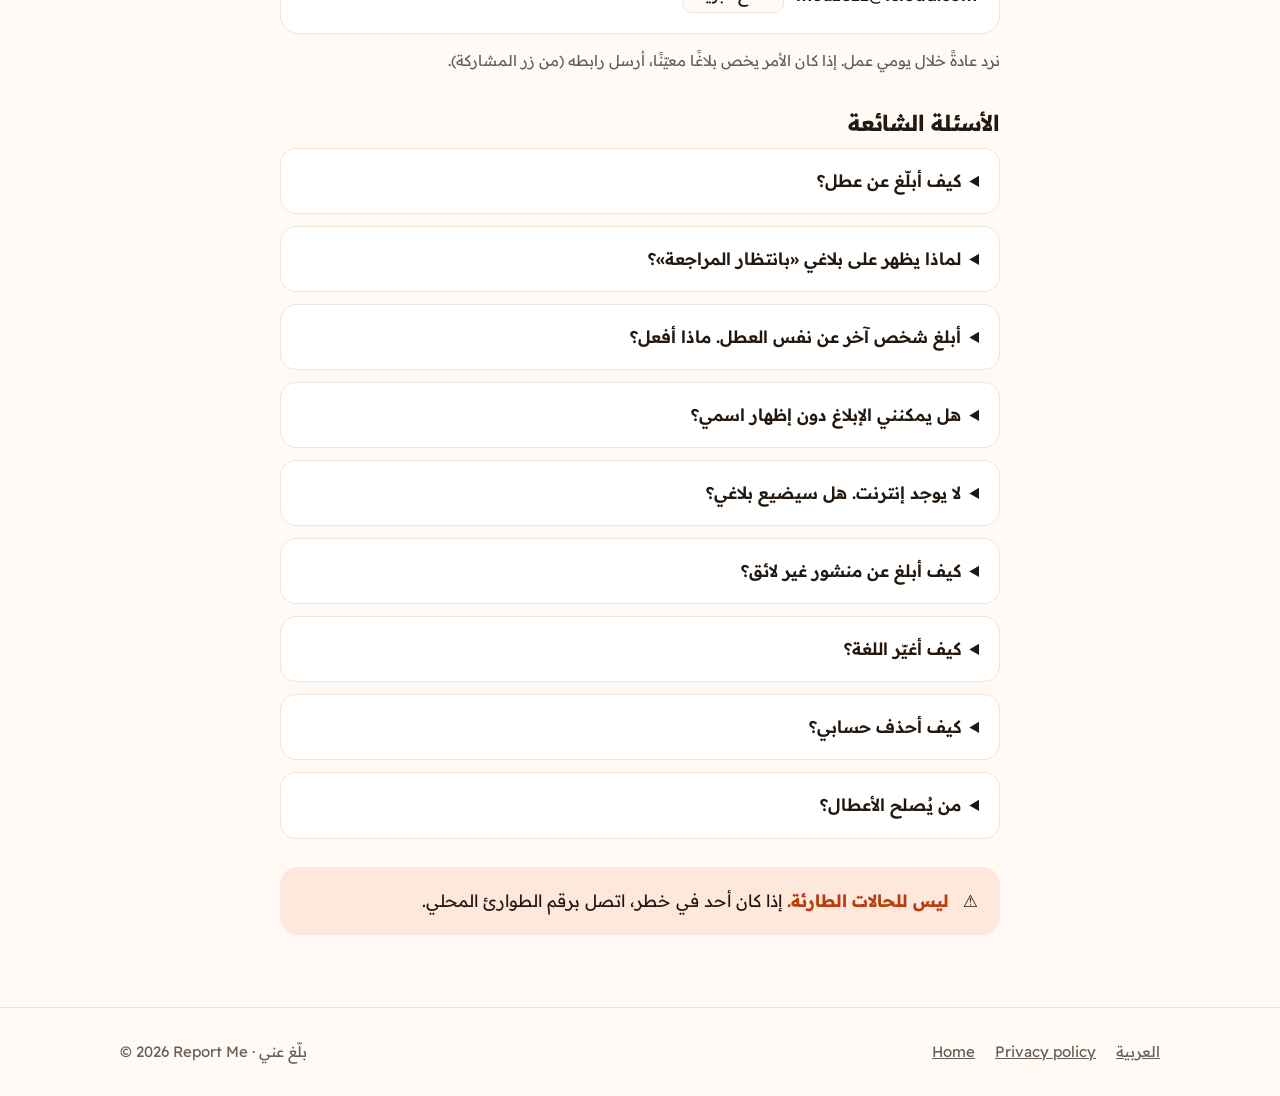
<file: support.html>
<!doctype html>
<html lang="en" dir="ltr">
<head>
<meta charset="utf-8">
<meta name="viewport" content="width=device-width, initial-scale=1, viewport-fit=cover">
<title>Report Me Support</title>
<meta name="description" content="Help and contact for Report Me (بلّغ عني).">
<link rel="icon" href="assets/icon.png">
<link rel="preconnect" href="https://fonts.googleapis.com">
<link rel="preconnect" href="https://fonts.gstatic.com" crossorigin>
<link rel="stylesheet" href="https://fonts.googleapis.com/css2?family=Readex+Pro:wght@400;500;600;700&display=swap">
<link rel="stylesheet" href="style.css">
</head>
<body>
<header class="top">
  <div class="wrap">
    <a class="brand" href="./"><img src="assets/icon.png" alt="">Report Me</a>
    <nav aria-label="Main">
      <a href="./">Home</a>
      <a href="privacy.html">Privacy</a>
      <a class="lang" href="#ar" lang="ar">العربية</a>
    </nav>
  </div>
</header>

<main class="wrap page">
  <section id="en" lang="en" style="padding:0">
    <h1>Support</h1>
    <p class="muted">Questions, problems, or a report that shouldn't be there? We're happy to help.</p>

    <h2>Contact us</h2>
    <div class="contact">
      <code id="email-en">moazezz@icloud.com</code>
      <button class="copy" type="button" data-copy="email-en">Copy email</button>
    </div>
    <p class="muted">We usually reply within 2 working days. For a specific report, include its link (from the Share button).</p>

    <h2>Frequently asked questions</h2>
    <div class="faq">
      <details><summary>How do I report a problem?</summary><p>Tap "Report it" on the map, take or choose a photo, pick the category, check the location, and send. It takes about 30 seconds.</p></details>
      <details><summary>Why does my report say "Waiting for review"?</summary><p>To keep the map trustworthy, some reports are checked by a moderator first, for example when the pin is far from where your phone was. Only you can see it until it's approved.</p></details>
      <details><summary>Someone already reported the same problem. What should I do?</summary><p>Open it and tap "I see this too". The app also suggests matching reports before you send a new one.</p></details>
      <details><summary>Can I report without showing my name?</summary><p>Yes. Turn on "Hide my name" before sending. Other users won't see who reported it.</p></details>
      <details><summary>I have no internet. Will my report be lost?</summary><p>No. It's saved on your phone and sent automatically when you're back online.</p></details>
      <details><summary>How do I report an inappropriate post?</summary><p>Open the report, tap the "…" menu, and choose "Report a problem with this post". A moderator will review it.</p></details>
      <details><summary>How do I change the language?</summary><p>On iPhone: Settings app → Report Me → Language. On Android: Settings in the app → Language.</p></details>
      <details><summary>How do I delete my account?</summary><p>In the app, open Settings → Delete account. Your account, votes and flags are deleted. Reports stay on the map without your name.</p></details>
      <details><summary>Who fixes the problems?</summary><p>Reports are public so local authorities and the community can see them. We're working with authorities to receive reports directly.</p></details>
    </div>

    <div class="notice" role="note" style="margin-top:28px">
      <span aria-hidden="true">⚠️</span>
      <p style="margin:0"><strong>Not for emergencies.</strong> If someone is in danger, call your local emergency number.</p>
    </div>
  </section>

  <hr>

  <section id="ar" lang="ar" dir="rtl" style="padding:0">
    <h1>الدعم</h1>
    <p class="muted">لديك سؤال، أو واجهتك صعوبة في التطبيق، أو بلاغ لا ينبغي أن يكون موجودًا؟ يسعدنا مساعدتك.</p>

    <h2>تواصل معنا</h2>
    <div class="contact">
      <code id="email-ar" dir="ltr">moazezz@icloud.com</code>
      <button class="copy" type="button" data-copy="email-ar">نسخ البريد</button>
    </div>
    <p class="muted">نرد عادةً خلال يومي عمل. إذا كان الأمر يخص بلاغًا معيّنًا، أرسل رابطه (من زر المشاركة).</p>

    <h2>الأسئلة الشائعة</h2>
    <div class="faq">
      <details><summary>كيف أبلّغ عن عطل؟</summary><p>اضغط «بلّغ عن عطل» في الشاشة الرئيسية، والتقط صورة بالكاميرا، واختر نوع العطل، ثم أرسل. يضيف التطبيق موقعك تلقائيًا، ويستغرق ذلك نحو 30 ثانية.</p></details>
      <details><summary>لماذا يظهر على بلاغي «بانتظار المراجعة»؟</summary><p>للحفاظ على مصداقية الخريطة، يراجع مشرف بعض البلاغات أولًا، مثلًا عندما يكون الدبوس بعيدًا عن موقع هاتفك. أنت فقط من يراه حتى تتم الموافقة عليه.</p></details>
      <details><summary>أبلغ شخص آخر عن نفس العطل. ماذا أفعل؟</summary><p>افتح البلاغ واضغط «أراها أيضًا». ويقترح التطبيق البلاغات المشابهة قبل إرسال بلاغ جديد.</p></details>
      <details><summary>هل يمكنني الإبلاغ دون إظهار اسمي؟</summary><p>نعم. فعّل «إخفاء اسمي» قبل الإرسال، ولن يرى الآخرون من قام بالإبلاغ.</p></details>
      <details><summary>لا يوجد إنترنت. هل سيضيع بلاغي؟</summary><p>لا. يُحفظ على هاتفك ويُرسل تلقائيًا عند عودة الاتصال.</p></details>
      <details><summary>كيف أبلغ عن منشور غير لائق؟</summary><p>افتح البلاغ، واضغط قائمة «…»، واختر «الإبلاغ عن محتوى غير مناسب». سيراجعه أحد المشرفين.</p></details>
      <details><summary>كيف أغيّر اللغة؟</summary><p>على iPhone: تطبيق الإعدادات ← بلّغ عني ← اللغة. على Android: الإعدادات داخل التطبيق ← اللغة.</p></details>
      <details><summary>كيف أحذف حسابي؟</summary><p>من داخل التطبيق: الإعدادات ← حذف الحساب. يُحذف حسابك وأصواتك وبلاغات الإساءة، وتبقى بلاغاتك على الخريطة بدون اسمك.</p></details>
      <details><summary>من يُصلح الأعطال؟</summary><p>البلاغات عامة حتى تراها الجهات المحلية والمجتمع. ونعمل مع الجهات المسؤولة لاستقبال البلاغات مباشرة.</p></details>
    </div>

    <div class="notice" role="note" style="margin-top:28px">
      <span aria-hidden="true">⚠️</span>
      <p style="margin:0"><strong>ليس للحالات الطارئة.</strong> إذا كان أحد في خطر، اتصل برقم الطوارئ المحلي.</p>
    </div>
  </section>
</main>

<footer>
  <div class="wrap">
    <span>© 2026 Report Me · بلّغ عني</span>
    <nav aria-label="Footer">
      <a href="./">Home</a>
      <a href="privacy.html">Privacy policy</a>
      <a href="ar.html" lang="ar">العربية</a>
    </nav>
  </div>
</footer>
<script>
  document.querySelectorAll('[data-copy]').forEach(function (button) {
    button.addEventListener('click', function () {
      var text = document.getElementById(button.dataset.copy).textContent;
      var original = button.textContent;
      function done() { button.textContent = button.closest('[lang="ar"]') ? 'تم النسخ' : 'Copied'; setTimeout(function () { button.textContent = original; }, 1600); }
      if (navigator.clipboard) navigator.clipboard.writeText(text).then(done, function () {});
    });
  });
</script>
</body>
</html>
</file>
<file: style.css>
/* Report Me website. Layout: one centered column (max 1080px); hero splits into text + phones on wide screens. */
:root {
  --bg: #fffaf6;
  --surface: #ffffff;
  --fg: #22180f;
  --muted: #6b5d52;
  --line: #f0e3d8;
  --brand: #e8590c;
  --brand-deep: #b83c0c;
  --brand-soft: #fde8db;
  --road: #2c2420;
  --font: "Readex Pro", system-ui, -apple-system, "Segoe UI", "Geeza Pro", sans-serif;
  color-scheme: light;
}
@media (prefers-color-scheme: dark) {
  :root:not([data-theme="light"]) {
    --bg: #17120f; --surface: #211a16; --fg: #f6ede6; --muted: #b8a89b; --line: #3a2e27;
    --brand: #ff8a4c; --brand-deep: #ffb08a; --brand-soft: #3a2316; --road: #0e0b09;
    color-scheme: dark;
  }
}
:root[data-theme="dark"] {
  --bg: #17120f; --surface: #211a16; --fg: #f6ede6; --muted: #b8a89b; --line: #3a2e27;
  --brand: #ff8a4c; --brand-deep: #ffb08a; --brand-soft: #3a2316; --road: #0e0b09;
  color-scheme: dark;
}

* { box-sizing: border-box; }
html { scroll-behavior: smooth; }
@media (prefers-reduced-motion: reduce) { html { scroll-behavior: auto; } }
body { margin: 0; background: var(--bg); color: var(--fg); font: 400 17px/1.65 var(--font); -webkit-font-smoothing: antialiased; }
img { max-width: 100%; display: block; }
a { color: var(--brand); }
a:focus-visible, button:focus-visible { outline: 3px solid var(--brand); outline-offset: 3px; border-radius: 6px; }
.wrap { max-width: 1080px; margin: 0 auto; padding-inline: 20px; }

/* Header */
.top { position: sticky; top: env(safe-area-inset-top, 0px); z-index: 10; background: color-mix(in srgb, var(--bg) 88%, transparent); backdrop-filter: blur(10px); border-bottom: 1px solid var(--line); }
.top .wrap { display: flex; align-items: center; gap: 16px; padding-block: 12px; }
.brand { display: flex; align-items: center; gap: 10px; text-decoration: none; color: var(--fg); font-weight: 600; font-size: 18px; }
.brand img { width: 36px; height: 36px; border-radius: 9px; }
.top nav { margin-inline-start: auto; display: flex; flex-wrap: wrap; gap: 4px 18px; font-size: 15px; }
.top nav a { color: var(--muted); text-decoration: none; }
.top nav a:hover { color: var(--brand); }
.top nav .lang { color: var(--brand); font-weight: 600; }

/* Hero */
.hero { padding-block: 64px 40px; display: grid; grid-template-columns: minmax(0, 1.1fr) minmax(0, 1fr); gap: 40px; align-items: center; }
.eyebrow { display: inline-flex; align-items: center; gap: 8px; font-size: 14px; font-weight: 600; color: var(--brand-deep); background: var(--brand-soft); padding: 6px 12px; border-radius: 999px; }
h1 { font-size: clamp(36px, 5.6vw, 60px); line-height: 1.08; font-weight: 700; letter-spacing: -0.02em; margin: 18px 0 16px; text-wrap: balance; }
h1 em { font-style: normal; color: var(--brand); }
.lede { font-size: 19px; color: var(--muted); max-width: 34em; margin: 0 0 28px; }
.ctas { display: flex; flex-wrap: wrap; gap: 12px; align-items: center; }
.store { display: inline-flex; align-items: center; gap: 10px; padding: 12px 18px; border-radius: 14px; background: var(--fg); color: var(--bg); font-weight: 600; font-size: 15px; text-decoration: none; }
.store small { display: block; font-weight: 400; font-size: 12px; opacity: .75; line-height: 1.2; }
.store svg { width: 22px; height: 22px; flex: none; }
.soon { font-size: 14px; color: var(--muted); }

.phones { position: relative; display: flex; justify-content: center; gap: 16px; }
.phone { width: min(46%, 250px); border-radius: 34px; padding: 8px; background: var(--road); box-shadow: 0 24px 60px -24px rgba(120, 50, 10, .45); }
.phone img { border-radius: 27px; aspect-ratio: 1206 / 2622; object-fit: cover; width: 100%; }
.phone:nth-child(2) { transform: translateY(36px); }

/* Road divider: the app icon's road, as a section break */
.road { height: 56px; background: var(--road); position: relative; margin-block: 56px 0; }
.road::after { content: ""; position: absolute; inset: 26px 0 auto 0; height: 4px; background: repeating-linear-gradient(90deg, #f6e6da 0 44px, transparent 44px 88px); opacity: .9; }

section { padding-block: 64px; }
h2 { font-size: clamp(28px, 3.6vw, 38px); line-height: 1.2; letter-spacing: -0.01em; margin: 0 0 12px; text-wrap: balance; }
.section-lede { color: var(--muted); max-width: 40em; margin: 0 0 36px; }

/* Steps: a real sequence, so numbered */
.steps { list-style: none; padding: 0; margin: 0; display: grid; grid-template-columns: repeat(3, minmax(0, 1fr)); gap: 20px; counter-reset: step; }
.steps li { counter-increment: step; background: var(--surface); border: 1px solid var(--line); border-radius: 20px; padding: 24px; }
.steps li::before { content: counter(step); display: grid; place-items: center; width: 40px; height: 40px; border-radius: 12px; background: var(--brand); color: #fff; font-weight: 700; margin-bottom: 14px; }
.steps h3 { margin: 0 0 6px; font-size: 19px; }
.steps p { margin: 0; color: var(--muted); font-size: 16px; }

/* Features */
.features { display: grid; grid-template-columns: repeat(auto-fit, minmax(230px, 1fr)); gap: 28px 32px; }
.feature { min-width: 0; }
.feature .ico { font-size: 26px; line-height: 1; margin-bottom: 10px; }
.feature h3 { margin: 0 0 4px; font-size: 18px; }
.feature p { margin: 0; color: var(--muted); font-size: 16px; }

.categories { display: flex; flex-wrap: wrap; gap: 10px; margin-top: 8px; }
.categories span { background: var(--surface); border: 1px solid var(--line); border-radius: 999px; padding: 6px 14px; font-size: 15px; }

.notice { display: flex; gap: 14px; align-items: flex-start; background: var(--brand-soft); border-radius: 18px; padding: 20px 22px; color: var(--fg); }
.notice strong { color: var(--brand-deep); }

/* Text pages (support, privacy) */
.page { padding-block: 48px 72px; max-width: 760px; }
.page h1 { font-size: clamp(32px, 4.5vw, 44px); margin-top: 0; }
.page h2 { font-size: 22px; margin-top: 36px; }
.page .muted { color: var(--muted); font-size: 15px; }
.faq details { background: var(--surface); border: 1px solid var(--line); border-radius: 16px; padding: 4px 20px; margin-bottom: 12px; }
.faq summary { cursor: pointer; font-weight: 600; padding-block: 14px; }
.faq details p { margin: 0 0 16px; color: var(--muted); }
.contact { display: flex; flex-wrap: wrap; align-items: center; gap: 12px; background: var(--surface); border: 1px solid var(--line); border-radius: 18px; padding: 20px 22px; }
.contact code { font: 600 17px var(--font); }
.copy { border: 1px solid var(--line); background: var(--bg); color: var(--fg); border-radius: 10px; padding: 8px 14px; font: 500 15px var(--font); cursor: pointer; }
.tbl { overflow-x: auto; border: 1px solid var(--line); border-radius: 14px; background: var(--surface); }
table { border-collapse: collapse; width: 100%; font-size: 15.5px; }
th, td { text-align: start; vertical-align: top; padding: 12px 14px; border-bottom: 1px solid var(--line); }
tr:last-child td { border-bottom: 0; }
th { font-size: 13px; text-transform: uppercase; letter-spacing: .05em; color: var(--muted); }
hr { border: 0; border-top: 1px solid var(--line); margin: 56px 0; }

/* Footer */
footer { border-top: 1px solid var(--line); padding-block: 32px; color: var(--muted); font-size: 15px; }
footer .wrap { display: flex; flex-wrap: wrap; gap: 12px 24px; align-items: center; }
footer nav { display: flex; flex-wrap: wrap; gap: 8px 20px; margin-inline-start: auto; }
footer a { color: var(--muted); }

@media (max-width: 820px) {
  .hero { grid-template-columns: minmax(0, 1fr); padding-block: 40px 24px; }
  .steps { grid-template-columns: minmax(0, 1fr); }
  .phone:nth-child(2) { transform: translateY(24px); }
  .top nav { font-size: 14px; gap: 4px 12px; }
}
@media (max-width: 480px) {
  .top nav a:not(.lang) { display: none; }
}
</file>
